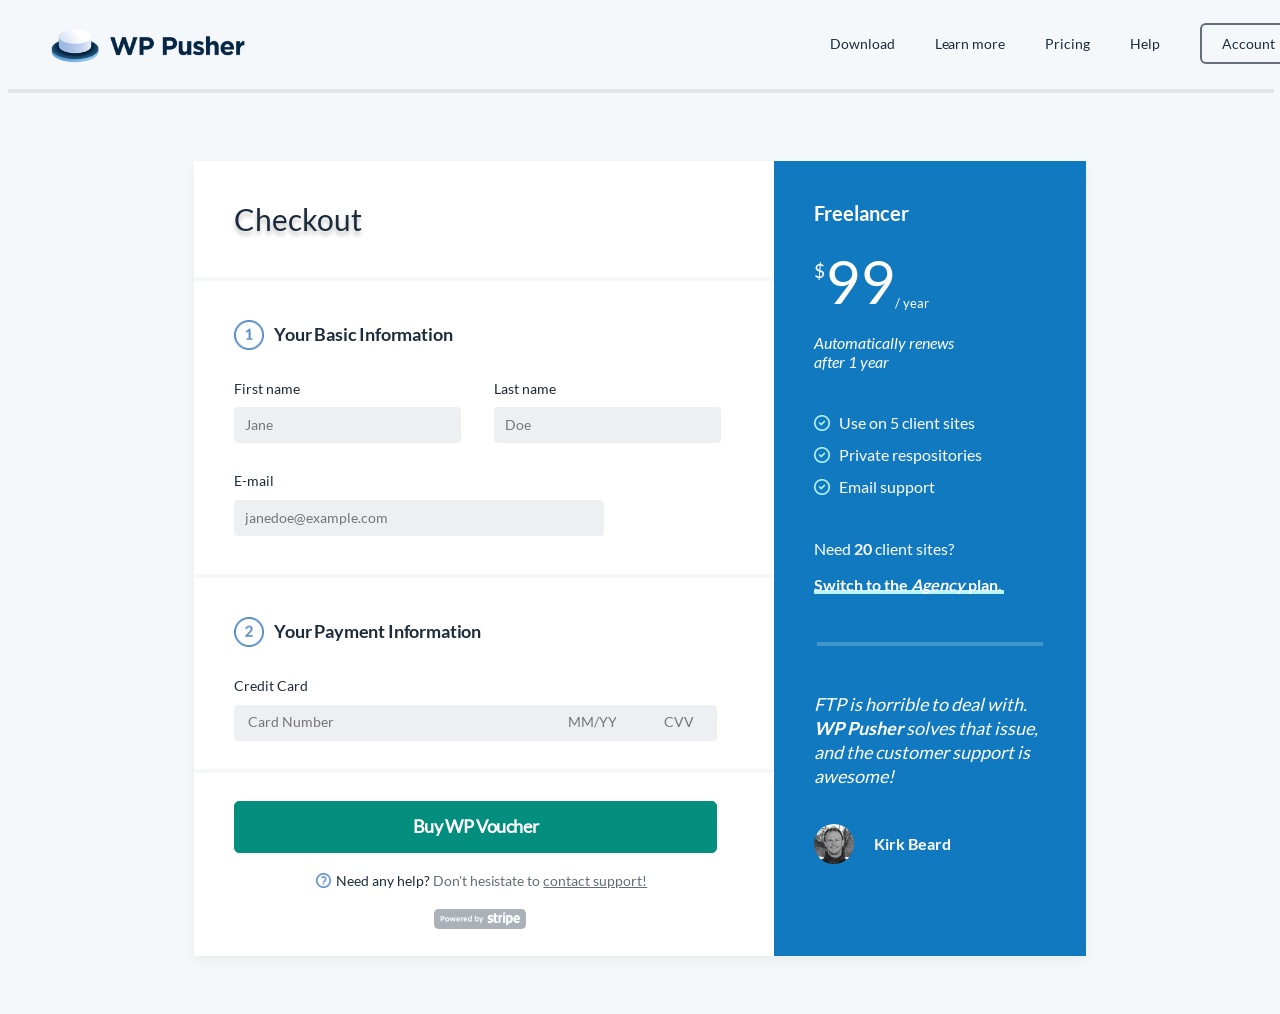
<file: index.html>
<!DOCTYPE html>
<html lang="en">
  <head>
    <meta charset="UTF-8" />
    <meta name="viewport" content="width=device-width, initial-scale=1.0" />
    <link rel="stylesheet" href="./assets/styles/index.css" />
    <title>Checkout</title>
  </head>
  <body>
    <nav>
      <!-- Internal navigation -->
      <div class="website-logo">
        <img
          class="wppusher-logo"
          src="./assets/icons/WP Pusher Logo.png"
          alt=""
        />
      </div>
      <div class="website-navigation">
        <a href="">Download</a>
        <a href="">Learn more</a>
        <a href="">Pricing</a>
        <a href="">Help</a>
        <a href=""><span class="a-account">Account</span></a>
      </div>
      <!-- Internal navigation -->
    </nav>
    <hr class="hr-nav" />
    <main>
      <div class="form-container">
        <h1>Checkout</h1>
        <hr class="hr-form" />
        <form action="">
          <section class="section-one-grid">
            <div class="full-width-heading">
              <img class="number-icon" src="./assets/icons/one.png" alt="" />
              <h2>Your Basic Information</h2>
            </div>
            <div>
              <label for="firstname">First name</label>
              <input type="text" placeholder="Jane" required/>
            </div>
            <div>
              <label for="lastname">Last name</label>
              <input type="text" placeholder="Doe" required/>
            </div>
            <div class="full-width">
              <label for="email">E-mail</label>
              <input type="email" placeholder="janedoe@example.com" required/>
            </div>
          </section>
          <hr class="hr-form" />
          <section class="section-two-grid">
            <div class="full-width-heading">
              <img class="number-icon" src="./assets/icons/two.png" alt="" />
              <h2>Your Payment Information</h2>
            </div>
            <div class="full-width">
              <label for="credit-details">Credit Card</label>
              <div class="card-full-width">
                <input
                  type="text"
                  inputmode="numeric"
                  pattern="[0-9\s]*"
                  id="card-number"
                  maxlength="19"
                  placeholder="Card Number"
                  required
                />
                <input
                  type="text"
                  inputmode="numeric"
                  placeholder="MM/YY"
                  maxlength="5"
                  id="expiry-date"
                  required
                />
                <input
                  type="text"
                  inputmode="numeric"
                  placeholder="CVV"
                  maxlength="4"
                  id="cvv"
                  required
                />
              </div>
            </div>
          </section>
          <hr class="hr-form" />
          <section class="section-three-grid">
            <div class="full-width">
              <button class="full-width">Buy WP Voucher</button>
            </div>
            <div class="contact-support">
              <img class="help-icon" src="./assets/icons/help.png" alt="" />
              <p class="p-form">
                <span class="bold-p-form">Need any help?</span> Don't hesistate to
                <span style="text-decoration: underline">contact support!</span>
              </p>
            </div>
            <img
              class="stripe-icon"
              src="./assets/icons/Powered by Stripe.png"
              alt=""
            />
          </section>
        </form>
      </div>
      <div class="pricing">
        <section class="pricing-details">

          <h3>Freelancer</h3>

          <p><sup>$</sup><span class="span-99">99</span><sub>/ year</sub></p>

          <p class="pricing-description">Automatically renews after 1 year</p>

          <ul>
            <li>Use on 5 client sites</li>
            <li>Private respositories</li>
            <li>Email support</li>
          </ul>

          <p>Need <span class="p-bold">20</span> client sites?</p>

          <p class="p-custom-line">Switch to the <span style="font-style: italic;">Agency</span> plan.</p>

          <div class="p-underline"></div>
        </section>

        <hr class="hr-pricing" />

        <section class="testimonial">
          <p class="p-testimonial-one">
            FTP is horrible to deal with. <span class="p-bold">WP Pusher</span>
            solves that issue, and the customer support is awesome!
          </p>
          <div class="testimonial-user">
            <img
              class="img-testimonial"
              src="./assets/icons/testimonial-image.png"
              alt=""
            />
            <p class="p-testimonial-two">Kirk Beard</p>
          </div>
        </section>
      </div>
    </main>
  </body>
</html>
</file>
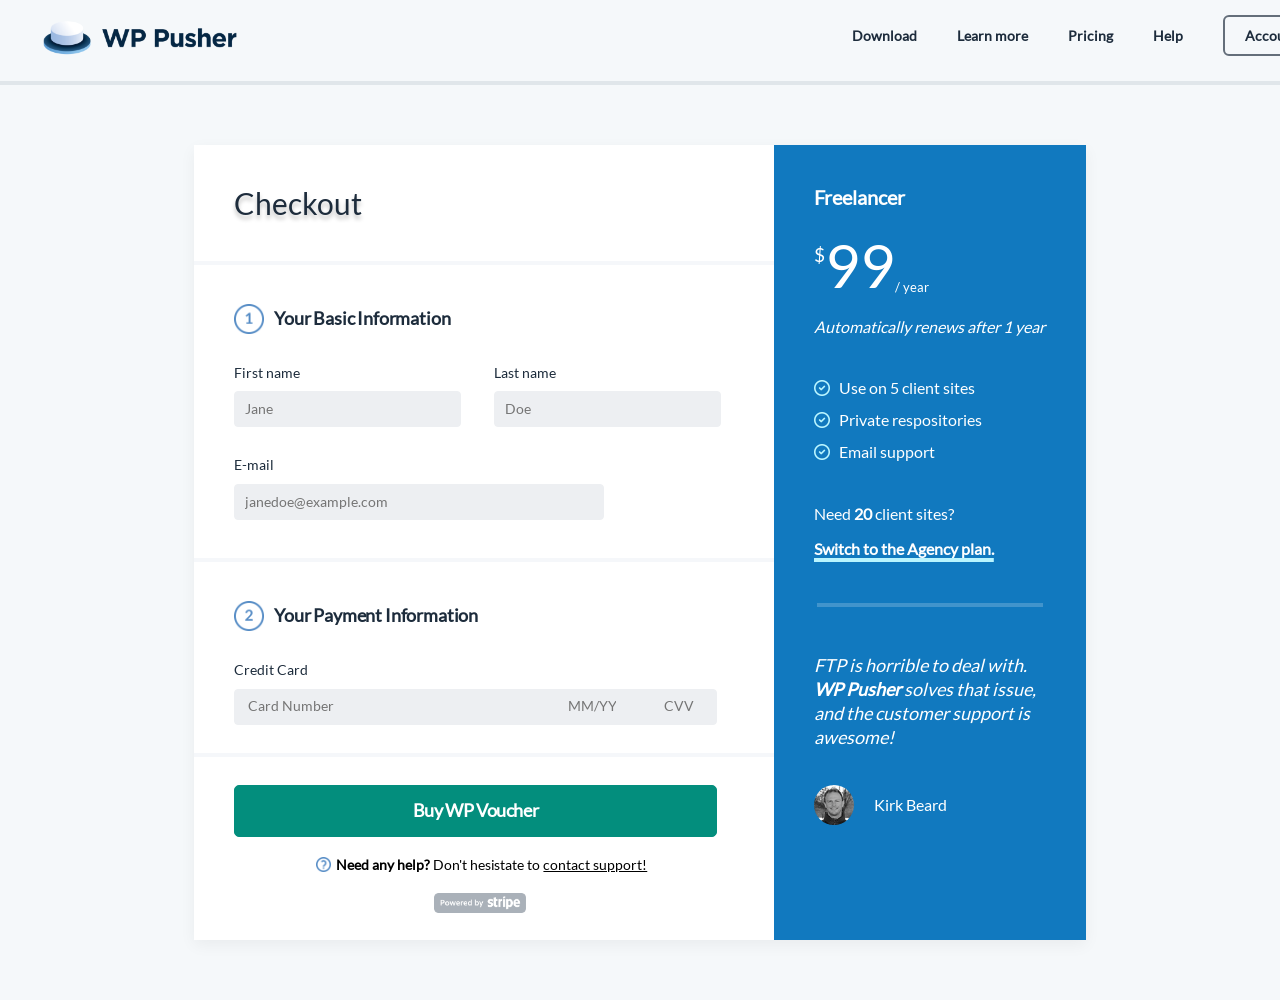
<file: Assignment VII/index.html>
<!DOCTYPE html>
<html lang="en">
  <head>
    <meta charset="UTF-8" />
    <meta name="viewport" content="width=device-width, initial-scale=1.0" />
    <link rel="stylesheet" href="./assets/styles/index.css" />
    <title>Checkout</title>
  </head>
  <body>
    <nav>
      <!-- Internal navigation -->
      <div class="website-logo">
        <img
          id="wppusher-logo"
          src="./assets/icons/WP Pusher Logo.png"
          alt=""
        />
      </div>
      <div class="website-navigation">
        <a href="">Download</a>
        <a href="">Learn more</a>
        <a href="">Pricing</a>
        <a href="">Help</a>
        <a href=""><span id="a-account">Account</span></a>
      </div>
      <!-- Internal navigation -->
    </nav>
    <hr id="hr-nav" />
    <main>
      <div class="form-container">
        <h1>Checkout</h1>
        <hr id="hr-form" />
        <form action="">
          <section class="section-one-grid">
            <div class="full-width-heading">
              <img id="number-icon" src="./assets/icons/one.png" alt="" />
              <h2>Your Basic Information</h2>
            </div>
            <div>
              <label for="firstname">First name</label>
              <input type="text" placeholder="Jane" />
            </div>
            <div>
              <label for="lastname">Last name</label>
              <input type="text" placeholder="Doe" />
            </div>
            <div class="full-width">
              <label for="email">E-mail</label>
              <input type="email" placeholder="janedoe@example.com" />
            </div>
          </section>
          <hr id="hr-form" />
          <section class="section-two-grid">
            <div class="full-width-heading">
              <img id="number-icon" src="./assets/icons/two.png" alt="" />
              <h2>Your Payment Information</h2>
            </div>
            <div class="full-width">
              <label for="credit-details">Credit Card</label>
              <div class="card-full-width">
                <input
                  type="text"
                  inputmode="numeric"
                  pattern="[0-9\s]*"
                  id="card-number"
                  maxlength="19"
                  placeholder="Card Number"
                />
                <input
                  type="text"
                  inputmode="numeric"
                  placeholder="MM/YY"
                  maxlength="5"
                  id="expiry-date"
                />
                <input
                  type="text"
                  inputmode="numeric"
                  placeholder="CVV"
                  maxlength="4"
                  id="cvv"
                />
              </div>
            </div>
          </section>
          <hr id="hr-form" />
          <section class="section-three-grid">
            <div class="full-width">
              <button class="full-width">Buy WP Voucher</button>
            </div>
            <div class="contact-support">
              <img id="help-icon" src="./assets/icons/help.png" alt="" />
              <p id="p-form">
                <b>Need any help?</b> Don't hesistate to
                <span style="text-decoration: underline">contact support!</span>
              </p>
            </div>
            <img
              id="stripe-icon"
              src="./assets/icons/Powered by Stripe.png"
              alt=""
            />
          </section>
        </form>
      </div>
      <div class="pricing">
        <section class="pricing-details">
          <h3>Freelancer</h3>
          <p><sup>$</sup><span id="span-99">99</span><sub>/ year</sub></p>
          <p style="font-style: italic;">Automatically renews after 1 year</p>
          <ul>
            <li>Use on 5 client sites</li>
            <li>Private respositories</li>
            <li>Email support</li>
          </ul>
          <p>Need <b>20</b> client sites?</p>
          <p id="custom-line"><b>Switch to the Agency plan.</b></p>
        </section>
        <hr id="hr-pricing" />
        <section class="testimonial">
          <p id="p-testimonial-one">
            FTP is horrible to deal with. <b>WP Pusher</b>
            solves that issue, and the customer support is awesome!
          </p>
          <div class="testimonial-user">
            <img
              id="img-testimonial"
              src="./assets/icons/testimonial-image.png"
              alt=""
            />
            <p id="p-testimonial-two">Kirk Beard</p>
          </div>
        </section>
      </div>
    </main>
  </body>
</html>
</file>
<file: assets/styles/index.css>
:root {
    --bg-color: #F5F8FA;
    --form-container-color: white;
    --pricing-bg-color: #1179BF;
    --input-bg-color: #EDEFF2;
    --a-color: #1D2C3C;
}

@font-face {
    font-family: "Lato";
    src: url(../fonts/Lato/Lato-Regular.ttf);
    font-weight: normal;
    font-style: normal;
}

@font-face {
    font-family: "Lato-italic";
    src: url(../fonts/Lato/Lato-Italic.ttf);
}

@font-face {
    font-family: "Lato-bold";
    src: url(../fonts/Lato/Lato-Bold.ttf);
}

html, body {
    font-family: "Lato";  
    max-width: 1440px;
    background-color: var(--bg-color);
    display: flex;
    flex-direction: column;
    justify-content: center;
}

nav {
    display: flex;
    justify-content: center;
    align-content: center;
    max-width: 1360px;
    height: 73px;
    display: flex;
}

.wppusher-logo {
    position: relative;
    max-width: 200px;
    width: 100%;
    top: 18px;
    left: 40px;
}

.website-navigation {
    position: relative;
    left: 2%;
    display: flex;
    margin-left: auto;
    padding: 28px 0;
    gap: 40px;
}

a {
    text-decoration: none;
    color: var(--a-color);
    padding-right: -50px;
    font-weight: 700px;
    font-size: 14px;
    line-height: 16.8px;
    letter-spacing: -0.01px;
}

.a-account {
    border: solid 2px #646E7A;
    border-radius: 6px;
    padding: 10px 20px;
}

.hr-nav {
    max-width: 1358px;
    width: 100%;
    height: 2px;
    top: 305px;
    left: 262px;
    background-color: #E0E6EA;
    border: solid 0.1px #E0E6EA;
}

main {
    display: flex;
    max-width: 892px;
    margin: auto;
    margin-top: 60px;
    margin-bottom: 50px;
    justify-content: center;
    align-items: center;
    box-shadow: 0px 5px 15px 0px #0000000D;
}

.form-container {
    background-color: var(--form-container-color);
    max-width: 580px;
    height: 795px;
    margin: auto;
}

.hr-form {
    width: 580px;
    height: 2px;
    top: 305px;
    left: 262px;
    background-color: #F5F7FA;
    border: solid 0.1px #F5F7FA;
}

.section-one-grid {
    display: grid;
    grid-template-columns: repeat(2, 1fr);
    padding: 20px 40px;
    gap: 20px;
}

.section-two-grid {
    display: grid;
    grid-template-columns: repeat(2, 1fr);
    padding: 20px 40px;
    gap: 20px;
}

.section-three-grid {
    display: grid;
    grid-template-columns: repeat(2, 1fr);
    padding: 20px 40px;
    gap: 20px;
}

.full-width-heading {
    grid-column: span 2;
    display: flex;
    align-items: center;
}

.number-icon {
    position: relative;
    max-width: 30px;
    width: 100%;
}

label {
    display: block;
    margin-bottom: 10px;
    font-size: 14px;
    font-weight: 400px;
    line-height: 16.8px;
    color: #1D2C3C;
}

input[type = text], input[type = date] {
    background-color: var(--input-bg-color);
    padding-left: 10px;
    box-sizing: border-box;
    width: 227px;
    height: 36px;
    border: solid 0.1px #EDEFF2;
    border-radius: 4px;
    margin-bottom: 10px;
}

.full-width {
    grid-column: span 2;
}

input[type = email] {
    background-color: var(--input-bg-color);
    padding-left: 10px;
    box-sizing: border-box;
    width: 370px;
    height: 36px;
    border: solid 0.1px #EDEFF2;
    border-radius: 4px;
    margin-bottom: 10px;
}

.card-full-width {
    display: flex;
    background-color: var(--input-bg-color);
    border: solid 0.1px #EDEFF2;
    box-sizing: border-box;
    width: 483px;
    height: 36px;
    gap: 2px;
    border-radius: 4px;
    align-items: center;
}

#card-number {
    background-color: var(--input-bg-color);
    padding-left: 10px;
    margin-top: 10px;
    margin-left: 2px;
    width: 300px;
    height: 17px;
    border-radius: 0%;
    margin-bottom: 10px;
}

#expiry-date, #cvv {
    background-color: var(--input-bg-color);
    padding-left: 10px;
    text-indent: 30px;
    margin-top: 10px;
    width: 91.5px;
    height: 17px;
    border-radius: 0%;
    margin-right: 2px;
    margin-bottom: 10px;
}

button {
    background-color: #038E7D;
    box-sizing: border-box;
    width: 483px;
    height: 52px;
    border: solid 0.1px #038E7D;
    border-radius: 5px;
    font-family: "Lato";
    color: white;
    font-size: 18px;
    font-weight: 700;
    line-height: 21.6px;
    letter-spacing: -0.39600005745887756px;
    text-align: center;
}

.contact-support {
    grid-column: span 2;
    display: flex;
    align-items: center;
}

.help-icon {
    position: relative;
    left: 82px;
    width: 15px;
    height: 15px;
}

.p-form {
    font-size: 14px;
    font-weight: 400px;
    line-height: 16.8px;
    letter-spacing: -0.009999999776482582px;
    margin: auto;
    color: #646E7A;
}

.bold-p-form {
    font-weight: 700px;
    font-size: 14px;
    line-height: 16.8px;
    letter-spacing: -0.01px;
    color: #1D2C3C;
}

.stripe-icon {
    position: relative;
    width: 92px;
    height: 20.1px;
    left: 200px;
}

.pricing {
    margin: auto;
    background-color: var(--pricing-bg-color);
    max-width: 312px;
    height: 795px;
    color: white;
}

.pricing-details {
    padding: 20px 40px;
}

p {
    font-size: 16px;
    font-weight: 400px;
    line-height: 19.2px;
    letter-spacing: -0.007999998517334461px;
    text-align: left;
}

.span-99 {
    font-size: 60px;
    font-weight: 300;
    line-height: 72px;
    letter-spacing: -0.014999999664723873px;
}

sup {
    position: relative;
    top: -20px;
    font-size: 1.2em;
}

ul {
    list-style: none;
    padding: 20px 0;
}

.pricing-description {
    font-family: "Lato-italic";
    padding-right: 60px;
}

ul li{
    background: url(../icons/check.png) no-repeat left center;
    background-size: 16px;
    padding-left: 25px;
    line-height: 2;
}

.p-underline {
    position: relative;
    display: flex;
    width: 82%;
    height: 4px;
    opacity: 100%;
    top: -20px;
    z-index: 1;
    background-color: #B9F5FF;
}

.p-custom-line {
    font-family: "Lato-bold";
    position: relative;
    z-index: 2;
}

.p-bold {
    font-family: "Lato-bold";
}

.hr-pricing {
    width: 224px;
    height: 2px;
    opacity: 20.05%;
    background-color: #FFFFFF;
    border: solid 0.1px #FFFFFF;
}

.testimonial {
    padding: 20px 40px;
}

.p-testimonial-one {
    font-size: 18px;
    font-style: italic;
    font-weight: 400;
    line-height: 24px;
    letter-spacing: -0.008999999612569809px;
    text-align: left;
}

.testimonial-user {
    display: flex;
    margin-top: 30px;
}

.img-testimonial {
    position: relative;
    max-width: 40px;
    width: 100%;
    height: 40px;
    top: 6px;
    border-radius: 100%;
}

.p-testimonial-two {
    font-family: "Lato-bold";
    margin-left: 20px;
}

h1 {
    padding: 20px 0;
    font-size: 30px;
    font-weight: 400;
    line-height: 36px;
    text-align: left;
    padding-left: 40px;
    color: #1D2C3C;
    text-shadow: 0px 4px 4px #00000040;
}

h2 {
    font-family: "Lato-bold";
    font-size: 18px;
    line-height: 21.6px;
    letter-spacing: -0.16px;
    color: #1D2C3C;
    padding-left: 10px;
}

h3 {
    font-family: "Lato-bold";
    font-size: 20px;
    line-height: 24px;
    letter-spacing: -0.009999999776482582px;
    text-align: left;
}

::placeholder {
    font-family: "Lato";
    font-size: 14px;
    font-weight: 400px;
    line-height: 16.8px;
    text-align: left;
}
</file>
<file: Assignment VII/assets/styles/index.css>
:root {
    --bg-color: #F5F8FA;
    --form-container-color: white;
    --pricing-bg-color: #1179BF;
    --input-bg-color: #EDEFF2;
    --a-color: #1D2C3C;
}

@font-face {
    font-family: "Lato";
    src: url(../fonts/Lato/Lato-Regular.ttf);
    font-weight: normal;
    font-style: normal;
}

html, body {
    font-family: "Lato";  
    max-width: 1440px;
    margin: auto;
    background-color: var(--bg-color);
}

nav {
    max-width: 1360px;
    height: 73px;
    display: flex;

}

#wppusher-logo {
    position: relative;
    width: 200px;
    height: 39px;
    top: 18px;
    left: 40px;
}

.website-navigation {
    position: relative;
    left: 40px;
    display: flex;
    max-width: 476px;
    margin-left: auto;
    padding: 28px 0;
    gap: 40px;
    font-weight: 700;
    font-size: 14px;
    line-height: 16.8px;
    letter-spacing: -0.01px;
    text-decoration: none;
    text-align: center;
}

a {
    text-decoration: none;
    color: var(--a-color);
    padding-right: -50px;
}

#a-account {
    border: solid 2px #646E7A;
    border-radius: 6px;
    padding: 10px 20px;
}

main {
    display: flex;
    max-width: 892px;
    margin: 60px auto;
    justify-content: center;
    align-items: center;
    box-shadow: 0px 5px 15px 0px #0000000D;
}

#hr-nav {
    width: 1358px;
    height: 2px;
    top: 305px;
    left: 262px;
    background-color: #E0E6EA;
    border: solid 0.1px #E0E6EA;
}

.form-container {
    background-color: var(--form-container-color);
    max-width: 580px;
    height: 795px;
    margin: auto;

}

#hr-form {
    width: 580px;
    height: 2px;
    top: 305px;
    left: 262px;
    background-color: #F5F7FA;
    border: solid 0.1px #F5F7FA;
}

.section-one-grid {
    display: grid;
    grid-template-columns: repeat(2, 1fr);
    padding: 20px 40px;
    gap: 20px;
}

.section-two-grid {
    display: grid;
    grid-template-columns: repeat(2, 1fr);
    padding: 20px 40px;
    gap: 20px;
}

.section-three-grid {
    display: grid;
    grid-template-columns: repeat(2, 1fr);
    padding: 20px 40px;
    gap: 20px;
}

.full-width-heading {
    grid-column: span 2;
    display: flex;
    align-items: center;
}

#number-icon {
    position: relative;
    width: 30px;
    height: 30px;
}

label {
    display: block;
    margin-bottom: 10px;
    font-size: 14px;
    font-weight: 400;
    line-height: 16.8px;
    color: #1D2C3C;
}

input[type = text], input[type = date] {
    background-color: var(--input-bg-color);
    padding-left: 10px;
    box-sizing: border-box;
    width: 227px;
    height: 36px;
    border: solid 0.1px #EDEFF2;
    border-radius: 4px;
    margin-bottom: 10px;
}

.full-width {
    grid-column: span 2;
}

input[type = email] {
    background-color: var(--input-bg-color);
    padding-left: 10px;
    box-sizing: border-box;
    width: 370px;
    height: 36px;
    border: solid 0.1px #EDEFF2;
    border-radius: 4px;
    margin-bottom: 10px;
}

.card-full-width {
    display: flex;
    background-color: var(--input-bg-color);
    border: solid 0.1px #EDEFF2;
    box-sizing: border-box;
    width: 483px;
    height: 36px;
    gap: 2px;
    border-radius: 4px;
    align-items: center;
}

#card-number {
    background-color: var(--input-bg-color);
    padding-left: 10px;
    margin-top: 10px;
    margin-left: 2px;
    width: 300px;
    height: 17px;
    border-radius: 0%;
    margin-bottom: 10px;
}

#expiry-date, #cvv {
    background-color: var(--input-bg-color);
    padding-left: 10px;
    text-indent: 30px;
    margin-top: 10px;
    width: 91.5px;
    height: 17px;
    border-radius: 0%;
    margin-right: 2px;
    margin-bottom: 10px;
}

button {
    background-color: #038E7D;
    box-sizing: border-box;
    width: 483px;
    height: 52px;
    border: solid 0.1px #038E7D;
    border-radius: 5px;
    font-family: "Lato";
    color: white;
    font-size: 18px;
    font-weight: 700;
    line-height: 21.6px;
    letter-spacing: -0.39600005745887756px;
    text-align: center;
}

.contact-support {
    grid-column: span 2;
    display: flex;
    align-items: center;
}

#help-icon {
    position: relative;
    left: 82px;
    width: 15px;
    height: 15px;
}

#p-form {
    font-size: 14px;
    font-weight: 400;
    line-height: 16.8px;
    letter-spacing: -0.009999999776482582px;
    margin: auto;
}

#stripe-icon {
    position: relative;
    width: 92px;
    height: 20.1px;
    left: 200px;
}

.pricing {
    margin: auto;
    background-color: var(--pricing-bg-color);
    max-width: 312px;
    height: 795px;
    color: white;
}

.pricing-details {
    padding: 20px 40px;
}

p {
    font-size: 16px;
    font-weight: 400;
    line-height: 19.2px;
    letter-spacing: -0.007999998517334461px;
    text-align: left;
}

#span-99 {
    font-size: 60px;
    font-weight: 300;
    line-height: 72px;
    letter-spacing: -0.014999999664723873px;
}

sup {
    position: relative;
    top: -20px;
    font-size: 1.2em;
}

ul {
    list-style: none;
    padding: 20px 0;
}

ul li{
    background: url(../icons/check.png) no-repeat left center;
    background-size: 16px;
    padding-left: 25px;
    line-height: 2;
}

#custom-line {
    text-decoration: underline #B9F5FF 4px;
    text-underline-offset: 3px;
}

#hr-pricing {
    width: 224px;
    height: 2px;
    opacity: 20.05%;
    background-color: #FFFFFF;
    border: solid 0.1px #FFFFFF;
}

.testimonial {
    padding: 20px 40px;
}

#p-testimonial-one {
    font-size: 18px;
    font-style: italic;
    font-weight: 400;
    line-height: 24px;
    letter-spacing: -0.008999999612569809px;
    text-align: left;
}

.testimonial-user {
    display: flex;
    margin-top: 30px;
}

#img-testimonial {
    position: relative;
    width: 40px;
    height: 40px;
    top: 6px;
    border-radius: 100%;
}

#p-testimonial-two {
    font-weight: 700px;
    margin-left: 20px;
}

h1 {
    padding: 20px 0;
    font-size: 30px;
    font-weight: 400;
    line-height: 36px;
    text-align: left;
    padding-left: 40px;
    color: #1D2C3C;
    text-shadow: 0px 4px 4px #00000040;
}

h2 {
    font-weight: 700;
    font-size: 18px;
    line-height: 21.6px;
    letter-spacing: -0.16px;
    color: #1D2C3C;
    padding-left: 10px;
}

h3 {
    font-size: 20px;
    font-weight: 700;
    line-height: 24px;
    letter-spacing: -0.009999999776482582px;
    text-align: left;
}

::placeholder {
    font-family: "Lato";
    font-size: 14px;
    font-weight: 400;
    line-height: 16.8px;
    text-align: left;
}
</file>
